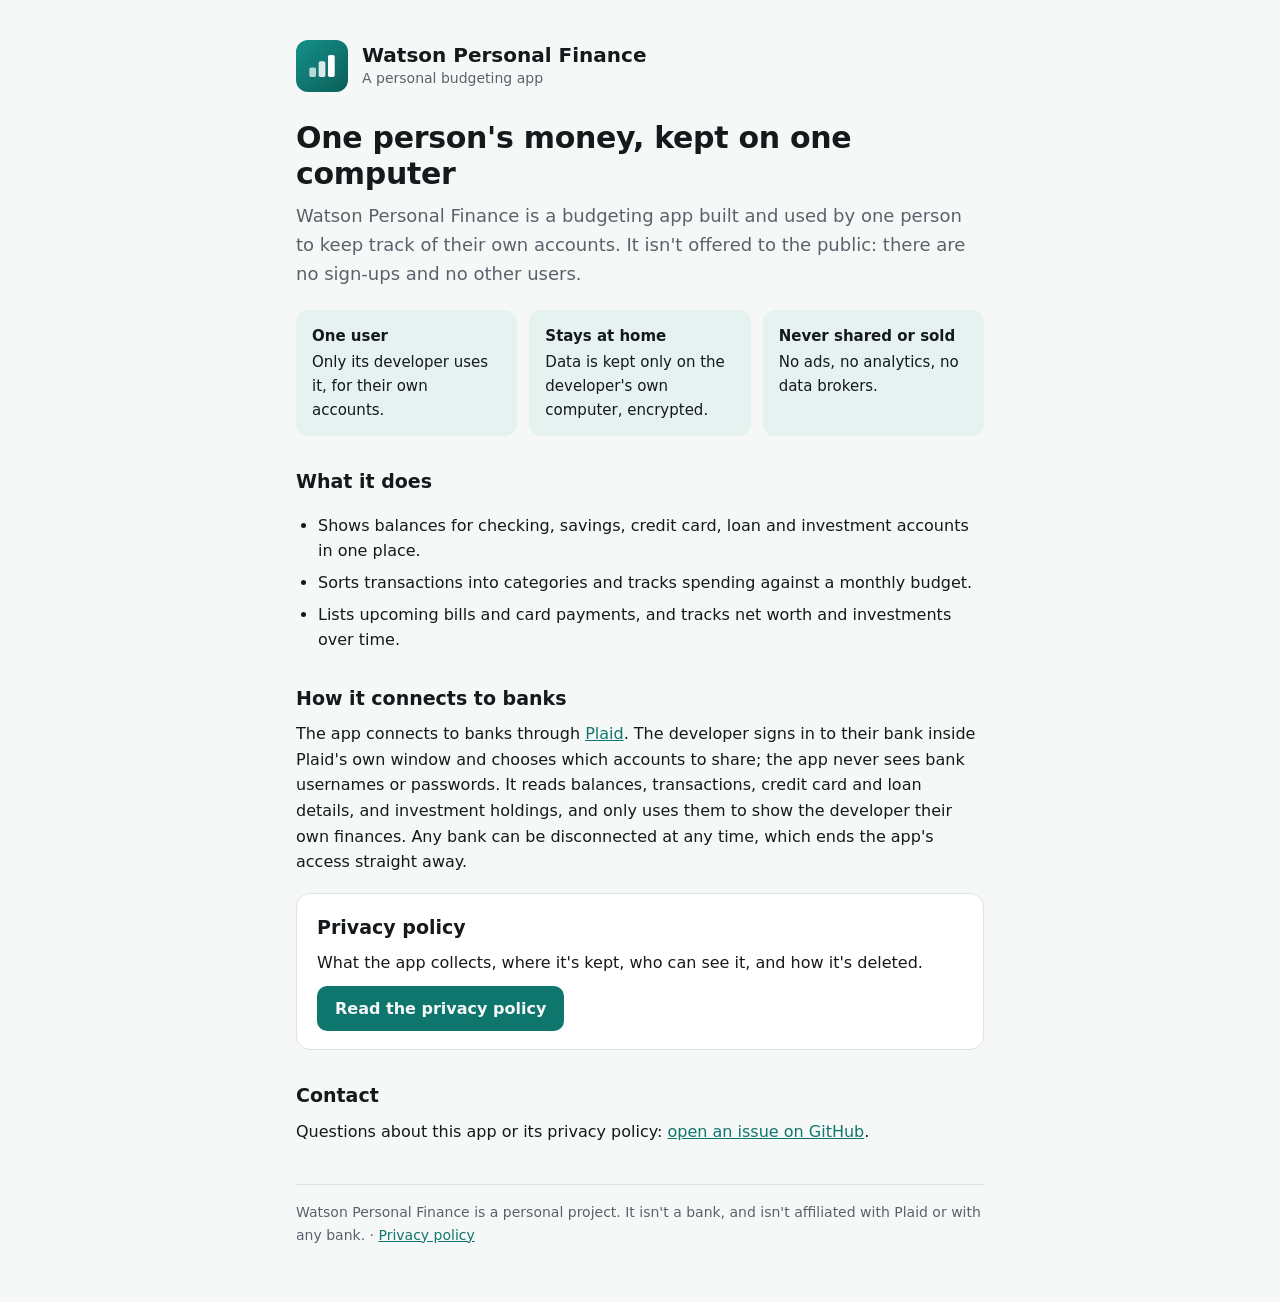
<file: index.html>
<!doctype html>
<html lang="en">
  <head>
    <meta charset="utf-8" />
    <meta name="viewport" content="width=device-width, initial-scale=1" />
    <title>Watson Personal Finance</title>
    <meta name="description" content="A personal budgeting app used only by its developer to track their own accounts. Data stays on the developer's own computer and is never shared or sold." />
    <link rel="icon" href="icon.svg" type="image/svg+xml" />
    <link rel="icon" href="icon-1024.png" type="image/png" />
    <link rel="stylesheet" href="style.css" />
  </head>
  <body>
    <div class="wrap">
      <header class="site">
        <img src="icon.svg" alt="" />
        <div>
          <div class="name">Watson Personal Finance</div>
          <div class="sub">A personal budgeting app</div>
        </div>
      </header>

      <main>
        <h1>One person's money, kept on one computer</h1>
        <p class="lead">
          Watson Personal Finance is a budgeting app built and used by one person to keep track of their own accounts. It isn't offered to the public: there are
          no sign-ups and no other users.
        </p>

        <div class="facts">
          <div><strong>One user</strong>Only its developer uses it, for their own accounts.</div>
          <div><strong>Stays at home</strong>Data is kept only on the developer's own computer, encrypted.</div>
          <div><strong>Never shared or sold</strong>No ads, no analytics, no data brokers.</div>
        </div>

        <h2>What it does</h2>
        <ul>
          <li>Shows balances for checking, savings, credit card, loan and investment accounts in one place.</li>
          <li>Sorts transactions into categories and tracks spending against a monthly budget.</li>
          <li>Lists upcoming bills and card payments, and tracks net worth and investments over time.</li>
        </ul>

        <h2>How it connects to banks</h2>
        <p>
          The app connects to banks through <a href="https://plaid.com/how-we-handle-data/">Plaid</a>. The developer signs in to their bank inside Plaid's own
          window and chooses which accounts to share; the app never sees bank usernames or passwords. It reads balances, transactions, credit card and loan
          details, and investment holdings, and only uses them to show the developer their own finances. Any bank can be disconnected at any time, which ends
          the app's access straight away.
        </p>

        <div class="card">
          <h2>Privacy policy</h2>
          <p>What the app collects, where it's kept, who can see it, and how it's deleted.</p>
          <a class="button" href="privacy.html">Read the privacy policy</a>
        </div>

        <h2>Contact</h2>
        <p>
          Questions about this app or its privacy policy: <a href="https://github.com/bdub243/personal-finance/issues">open an issue on GitHub</a>.
        </p>
      </main>

      <footer>
        Watson Personal Finance is a personal project. It isn't a bank, and isn't affiliated with Plaid or with any bank. ·
        <a href="privacy.html">Privacy policy</a>
      </footer>
    </div>
  </body>
</html>
</file>
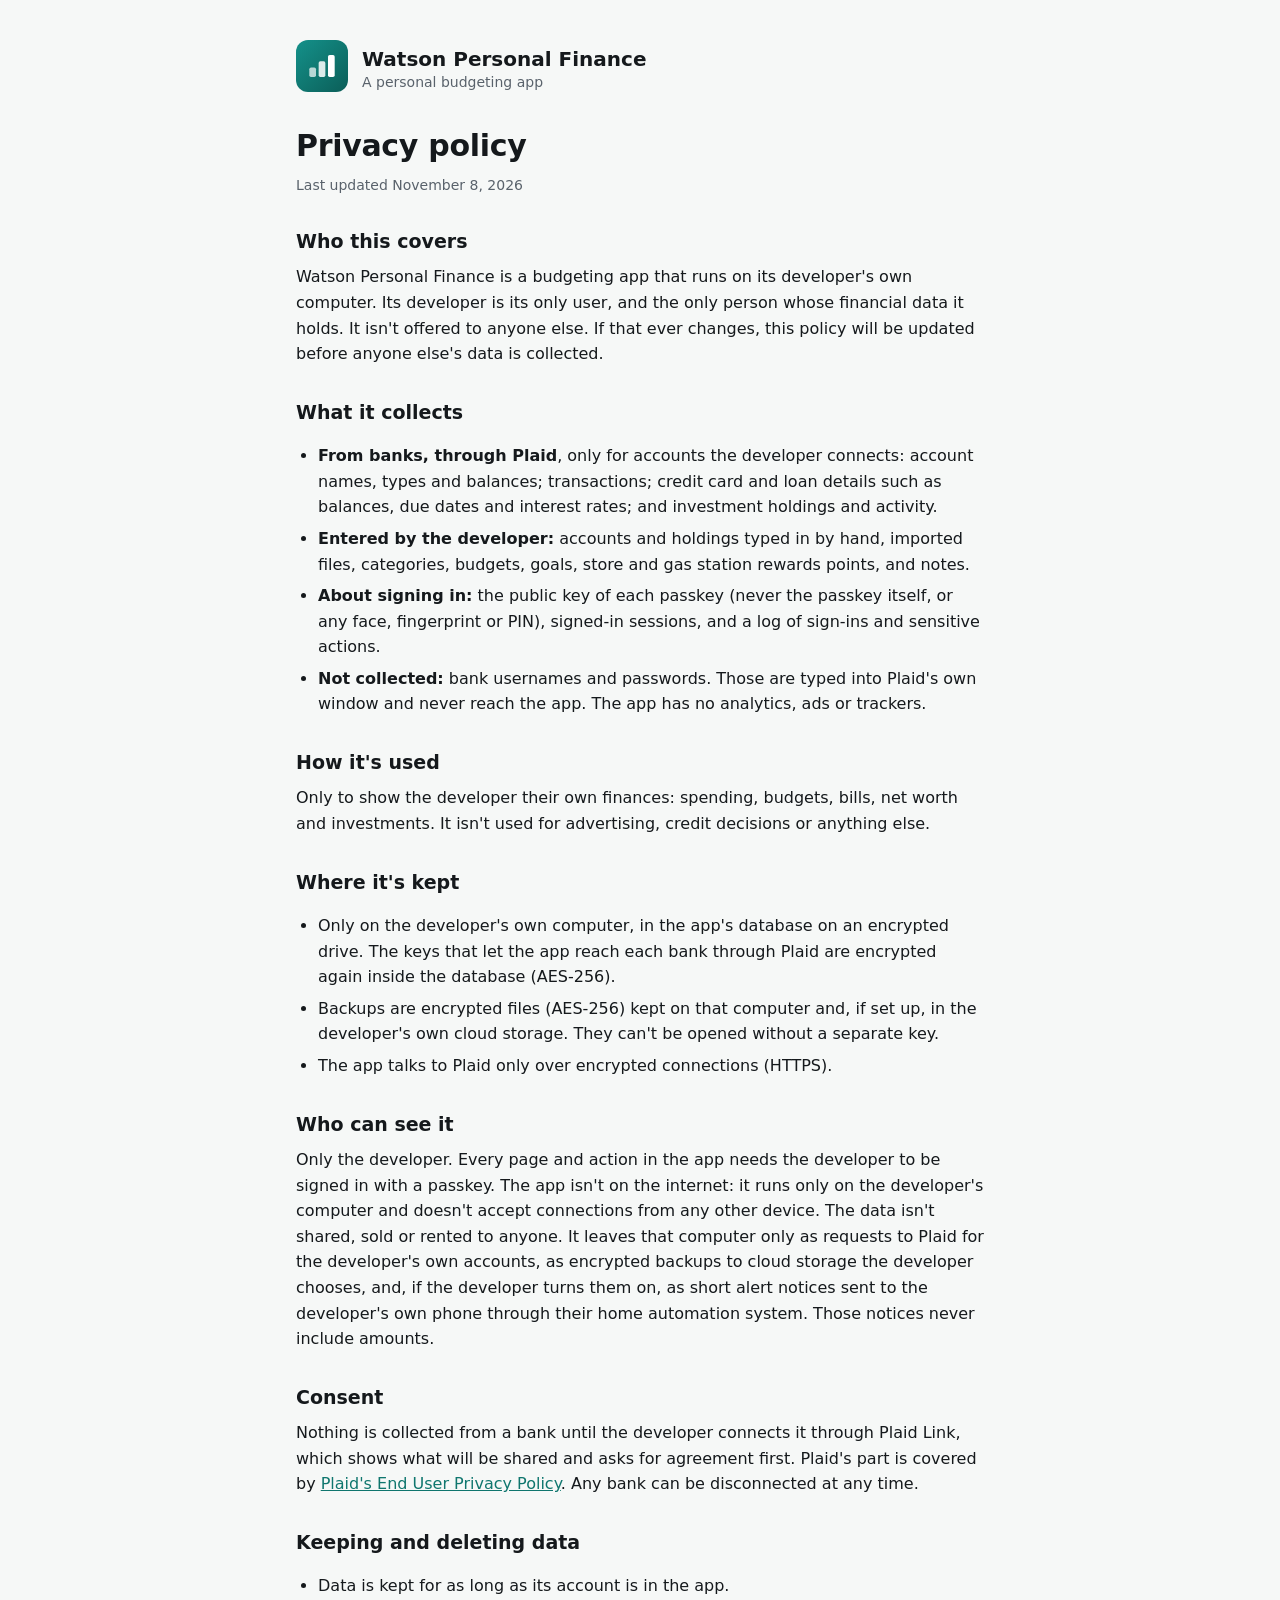
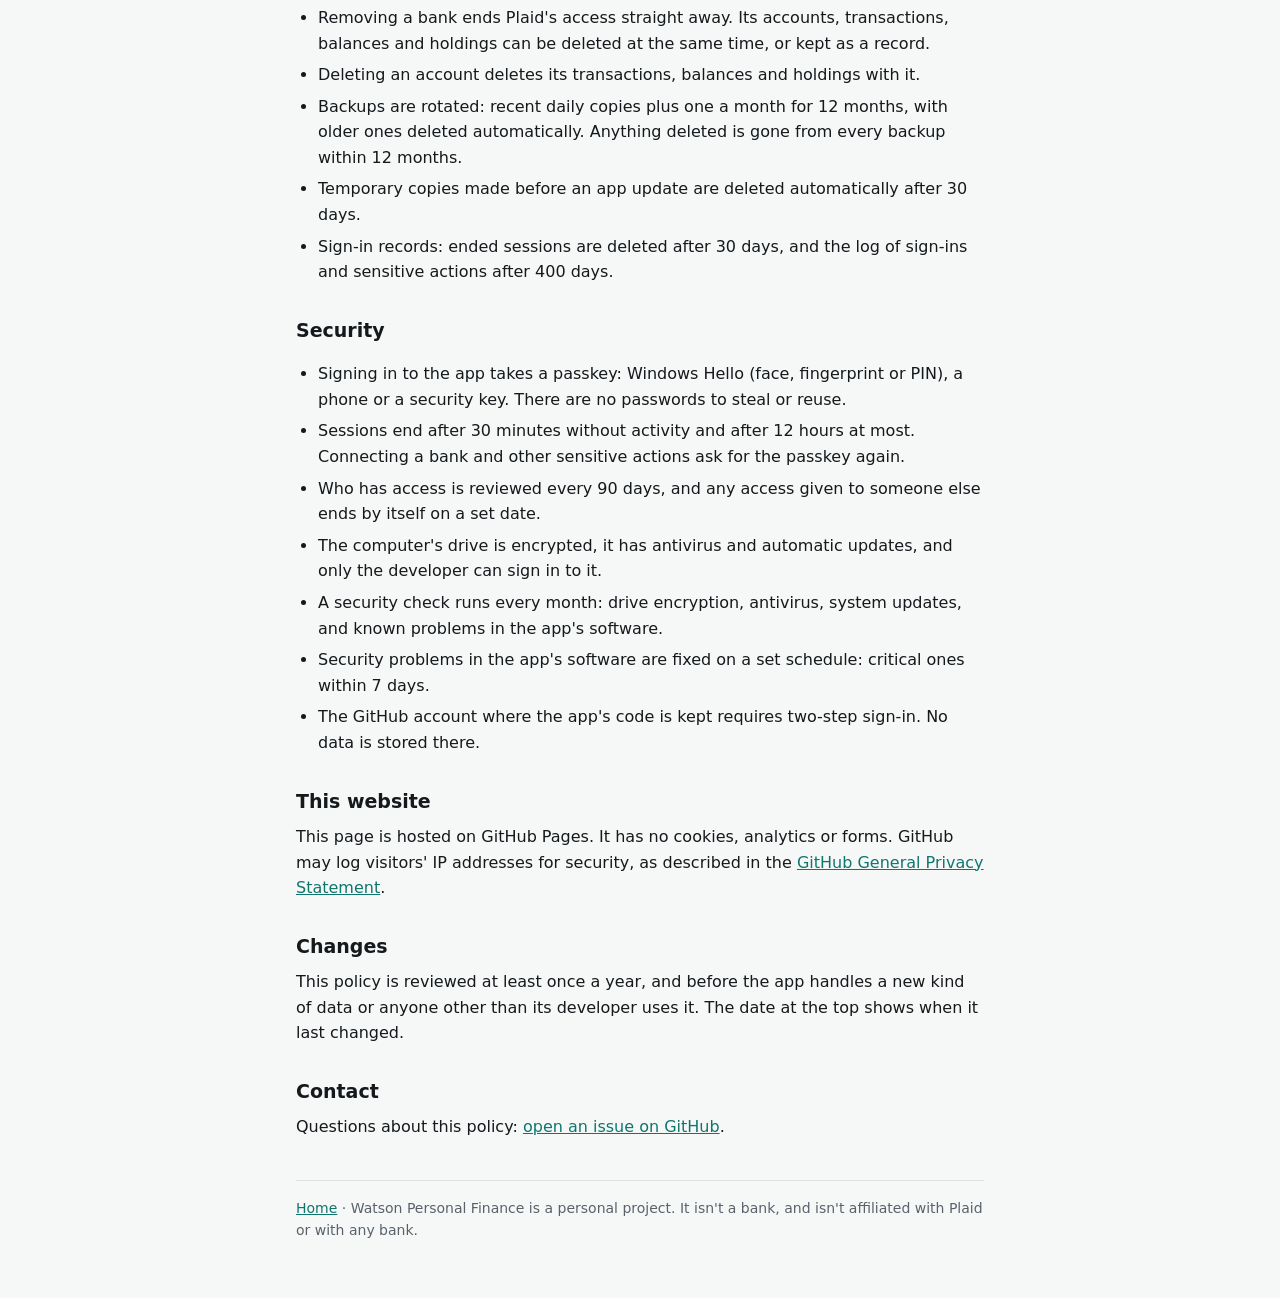
<file: privacy.html>
<!doctype html>
<html lang="en">
  <head>
    <meta charset="utf-8" />
    <meta name="viewport" content="width=device-width, initial-scale=1" />
    <title>Privacy Policy · Watson Personal Finance</title>
    <meta name="description" content="Privacy policy for Watson Personal Finance: what it collects, where it's kept, who can see it, and how it's deleted." />
    <link rel="icon" href="icon.svg" type="image/svg+xml" />
    <link rel="icon" href="icon-1024.png" type="image/png" />
    <link rel="stylesheet" href="style.css" />
  </head>
  <body>
    <div class="wrap">
      <header class="site">
        <a href="./"><img src="icon.svg" alt="Watson Personal Finance home" /></a>
        <div>
          <div class="name">Watson Personal Finance</div>
          <div class="sub">A personal budgeting app</div>
        </div>
      </header>

      <main>
        <h1>Privacy policy</h1>
        <p class="meta">Last updated November 8, 2026</p>

        <h2>Who this covers</h2>
        <p>
          Watson Personal Finance is a budgeting app that runs on its developer's own computer. Its developer is its only user, and the only person whose
          financial data it holds. It isn't offered to anyone else. If that ever changes, this policy will be updated before anyone else's data is collected.
        </p>

        <h2>What it collects</h2>
        <ul>
          <li>
            <strong>From banks, through Plaid</strong>, only for accounts the developer connects: account names, types and balances; transactions; credit card
            and loan details such as balances, due dates and interest rates; and investment holdings and activity.
          </li>
          <li>
            <strong>Entered by the developer:</strong> accounts and holdings typed in by hand, imported files, categories, budgets, goals, store and gas station
            rewards points, and notes.
          </li>
          <li>
            <strong>About signing in:</strong> the public key of each passkey (never the passkey itself, or any face, fingerprint or PIN), signed-in sessions,
            and a log of sign-ins and sensitive actions.
          </li>
          <li>
            <strong>Not collected:</strong> bank usernames and passwords. Those are typed into Plaid's own window and never reach the app. The app has no
            analytics, ads or trackers.
          </li>
        </ul>

        <h2>How it's used</h2>
        <p>
          Only to show the developer their own finances: spending, budgets, bills, net worth and investments. It isn't used for advertising, credit decisions or
          anything else.
        </p>

        <h2>Where it's kept</h2>
        <ul>
          <li>
            Only on the developer's own computer, in the app's database on an encrypted drive. The keys that let the app reach each bank through Plaid are
            encrypted again inside the database (AES-256).
          </li>
          <li>Backups are encrypted files (AES-256) kept on that computer and, if set up, in the developer's own cloud storage. They can't be opened without a separate key.</li>
          <li>The app talks to Plaid only over encrypted connections (HTTPS).</li>
        </ul>

        <h2>Who can see it</h2>
        <p>
          Only the developer. Every page and action in the app needs the developer to be signed in with a passkey. The app isn't on the internet: it runs only
          on the developer's computer and doesn't accept connections from any other device. The data isn't shared, sold or rented to anyone. It leaves that computer only as requests to Plaid for the developer's own accounts, as encrypted
          backups to cloud storage the developer chooses, and, if the developer turns them on, as short alert notices sent to the developer's own phone through
          their home automation system. Those notices never include amounts.
        </p>

        <h2>Consent</h2>
        <p>
          Nothing is collected from a bank until the developer connects it through Plaid Link, which shows what will be shared and asks for agreement first.
          Plaid's part is covered by <a href="https://plaid.com/legal/#end-user-privacy-policy">Plaid's End User Privacy Policy</a>. Any bank can be
          disconnected at any time.
        </p>

        <h2>Keeping and deleting data</h2>
        <ul>
          <li>Data is kept for as long as its account is in the app.</li>
          <li>
            Removing a bank ends Plaid's access straight away. Its accounts, transactions, balances and holdings can be deleted at the same time, or kept as a
            record.
          </li>
          <li>Deleting an account deletes its transactions, balances and holdings with it.</li>
          <li>
            Backups are rotated: recent daily copies plus one a month for 12 months, with older ones deleted automatically. Anything deleted is gone from every
            backup within 12 months.
          </li>
          <li>Temporary copies made before an app update are deleted automatically after 30 days.</li>
          <li>Sign-in records: ended sessions are deleted after 30 days, and the log of sign-ins and sensitive actions after 400 days.</li>
        </ul>

        <h2>Security</h2>
        <ul>
          <li>
            Signing in to the app takes a passkey: Windows Hello (face, fingerprint or PIN), a phone or a security key. There are no passwords to steal or reuse.
          </li>
          <li>
            Sessions end after 30 minutes without activity and after 12 hours at most. Connecting a bank and other sensitive actions ask for the passkey again.
          </li>
          <li>Who has access is reviewed every 90 days, and any access given to someone else ends by itself on a set date.</li>
          <li>The computer's drive is encrypted, it has antivirus and automatic updates, and only the developer can sign in to it.</li>
          <li>A security check runs every month: drive encryption, antivirus, system updates, and known problems in the app's software.</li>
          <li>Security problems in the app's software are fixed on a set schedule: critical ones within 7 days.</li>
          <li>The GitHub account where the app's code is kept requires two-step sign-in. No data is stored there.</li>
        </ul>

        <h2>This website</h2>
        <p>
          This page is hosted on GitHub Pages. It has no cookies, analytics or forms. GitHub may log visitors' IP addresses for security, as described in the
          <a href="https://docs.github.com/en/site-policy/privacy-policies/github-general-privacy-statement">GitHub General Privacy Statement</a>.
        </p>

        <h2>Changes</h2>
        <p>
          This policy is reviewed at least once a year, and before the app handles a new kind of data or anyone other than its developer uses it. The date at
          the top shows when it last changed.
        </p>

        <h2>Contact</h2>
        <p>Questions about this policy: <a href="https://github.com/bdub243/personal-finance/issues">open an issue on GitHub</a>.</p>
      </main>

      <footer><a href="./">Home</a> · Watson Personal Finance is a personal project. It isn't a bank, and isn't affiliated with Plaid or with any bank.</footer>
    </div>
  </body>
</html>
</file>
<file: style.css>
:root {
  --bg: #f6f8f7;
  --panel: #ffffff;
  --text: #15191c;
  --muted: #59626b;
  --line: #dce3e1;
  --accent: #0f766e;
  --accent-soft: #e5f2f0;
  color-scheme: light;
}

@media (prefers-color-scheme: dark) {
  :root {
    --bg: #0e1312;
    --panel: #151c1b;
    --text: #e7ecea;
    --muted: #9ba7a4;
    --line: #26302e;
    --accent: #5eead4;
    --accent-soft: #12302c;
    color-scheme: dark;
  }
}

* {
  box-sizing: border-box;
}

html {
  -webkit-text-size-adjust: 100%;
}

body {
  margin: 0;
  background: var(--bg);
  color: var(--text);
  font: 16px/1.6 system-ui, -apple-system, "Segoe UI", Roboto, Arial, sans-serif;
}

.wrap {
  max-width: 720px;
  margin: 0 auto;
  padding: 40px 16px 56px;
}

header.site {
  display: flex;
  align-items: center;
  gap: 14px;
  margin-bottom: 28px;
}

header.site img {
  width: 52px;
  height: 52px;
  border-radius: 12px;
  flex: none;
}

header.site .name {
  font-size: 20px;
  font-weight: 650;
  line-height: 1.2;
}

header.site .sub {
  color: var(--muted);
  font-size: 14px;
}

a {
  color: var(--accent);
}

h1 {
  font-size: 30px;
  line-height: 1.2;
  margin: 0 0 10px;
  letter-spacing: -0.01em;
}

h2 {
  font-size: 19px;
  margin: 30px 0 8px;
}

p,
li {
  margin: 6px 0;
}

ul {
  padding-left: 22px;
}

.lead {
  font-size: 18px;
  color: var(--muted);
  margin-bottom: 22px;
}

.card {
  background: var(--panel);
  border: 1px solid var(--line);
  border-radius: 14px;
  padding: 18px 20px;
  margin: 18px 0;
}

.card h2 {
  margin-top: 0;
}

.facts {
  display: grid;
  grid-template-columns: repeat(auto-fit, minmax(200px, 1fr));
  gap: 12px;
  margin: 22px 0;
}

.facts div {
  background: var(--accent-soft);
  border-radius: 12px;
  padding: 14px 16px;
  font-size: 15px;
}

.facts strong {
  display: block;
  margin-bottom: 2px;
}

.meta {
  color: var(--muted);
  font-size: 14px;
}

.button {
  display: inline-block;
  background: var(--accent);
  color: var(--bg);
  text-decoration: none;
  font-weight: 600;
  padding: 10px 18px;
  border-radius: 10px;
  margin-top: 4px;
}

footer {
  border-top: 1px solid var(--line);
  margin-top: 40px;
  padding-top: 16px;
  color: var(--muted);
  font-size: 14px;
}
</file>
